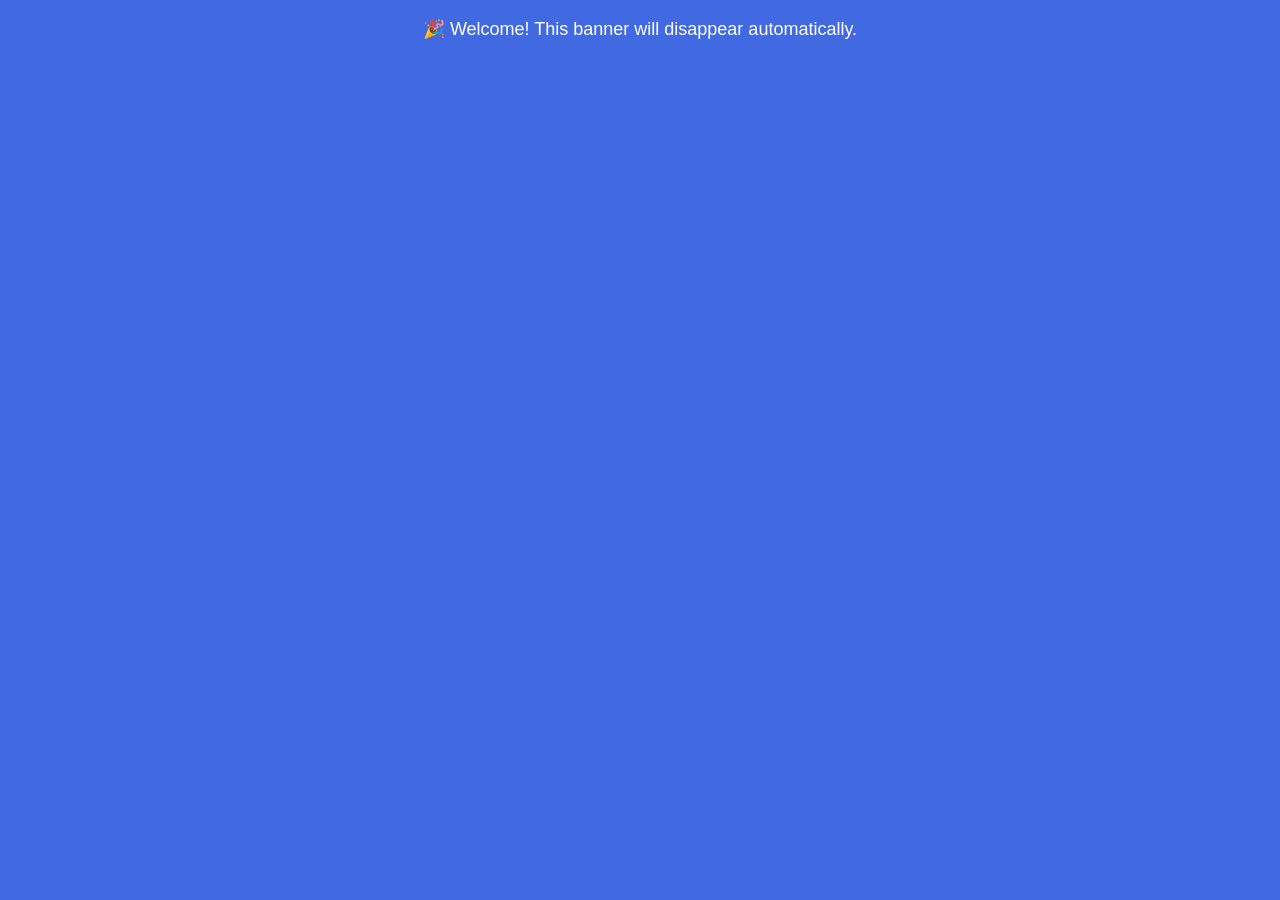
<file: autoHIde.html>
<!DOCTYPE html>
<html lang="en">
<head>
    <meta charset="UTF-8">
    <meta name="viewport" content="width=device-width, initial-scale=1.0">
    <title>Auto Hide Banner</title>

    <link rel="stylesheet" href="autoHide.css">
</head>
<body>

    <div class="banner">
        🎉 Welcome! This banner will disappear automatically.
    </div>

</body>
    <script src="autoHide.js"></script>
</html>
</file>
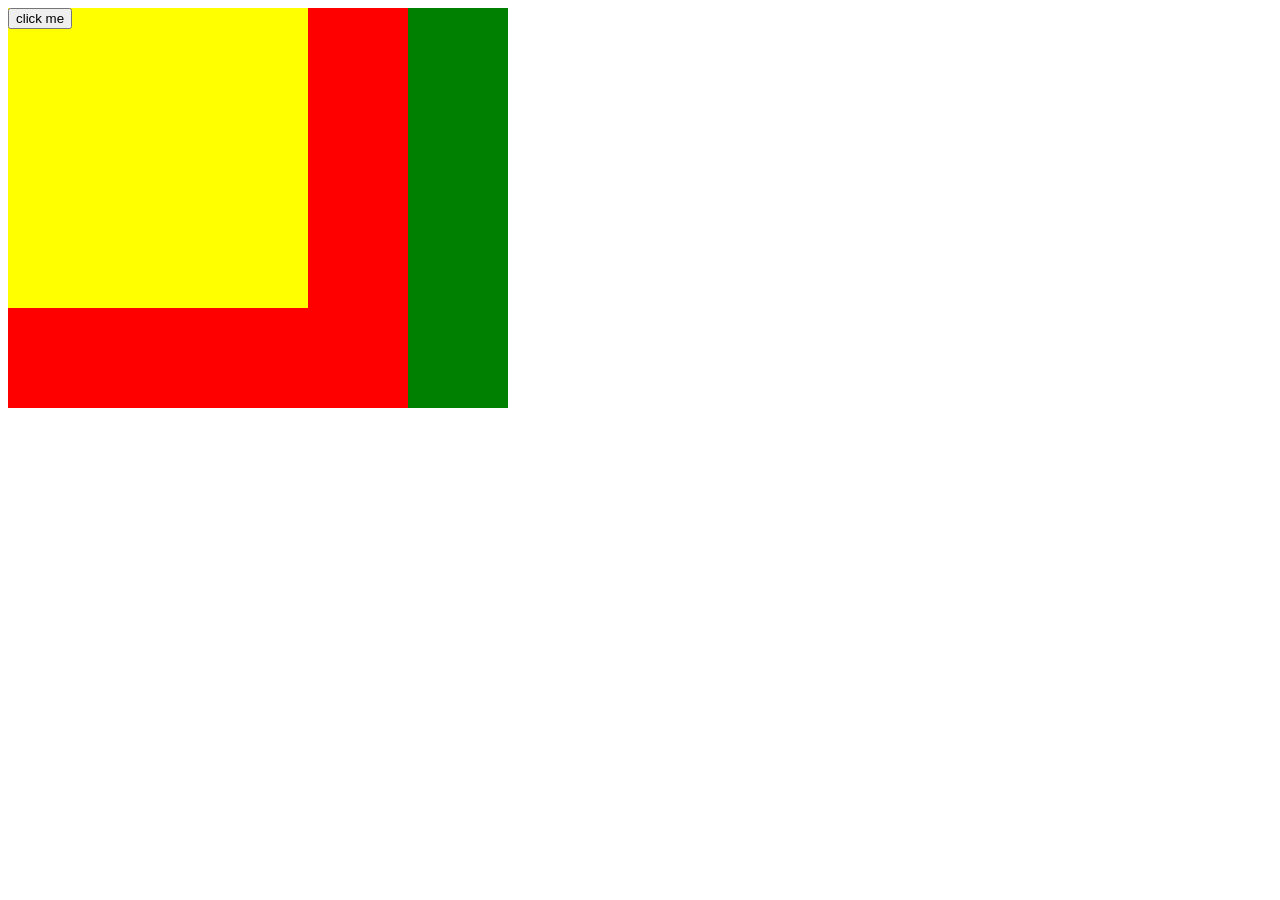
<file: eventCapyuring.html>
<!DOCTYPE html>
<html lang="en">
<head>
    <meta charset="UTF-8">
    <meta name="viewport" content="width=device-width, initial-scale=1.0">
    <title>My Page</title>
    <style>
        .b{
            height: 400px;
            width: 400px;
            background-color: red;
            
        }
        .a{
            height: 500%;
            width: 500px;
            background-color:green ;
        }
        .c{ 
             height: 300px;
            width: 300px;
            background-color:yellow ;
        }
    </style>
</head>
<body>

    <div class="a">
        <div class="b">
            <div class="c">
                <button>click me</button>
            </div>
        </div>
        
    </div>
    
</body>
<script src="eventCapturing.js"></script>
</html>
</file>
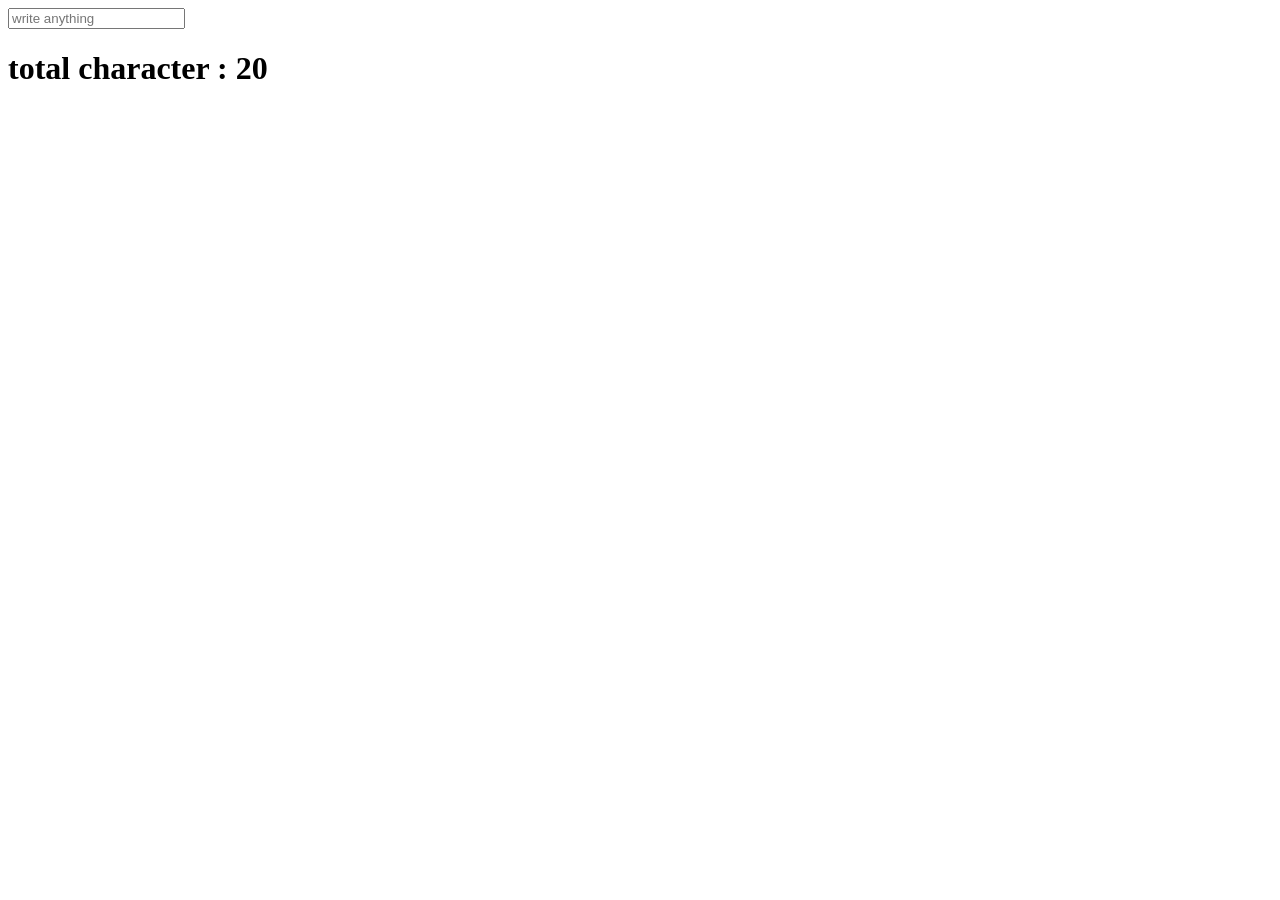
<file: liveCharacter.html>
<!DOCTYPE html>
<html lang="en">
<head>
    <meta charset="UTF-8">
    <meta name="viewport" content="width=device-width, initial-scale=1.0">
    <title>My First Page</title>
</head>
<body>

    <input type="text" placeholder="write anything">
    <h1>total character :  <span>20</span></h1>

</body>
<script src="liveCharacter.js"></script>
</html>
</file>
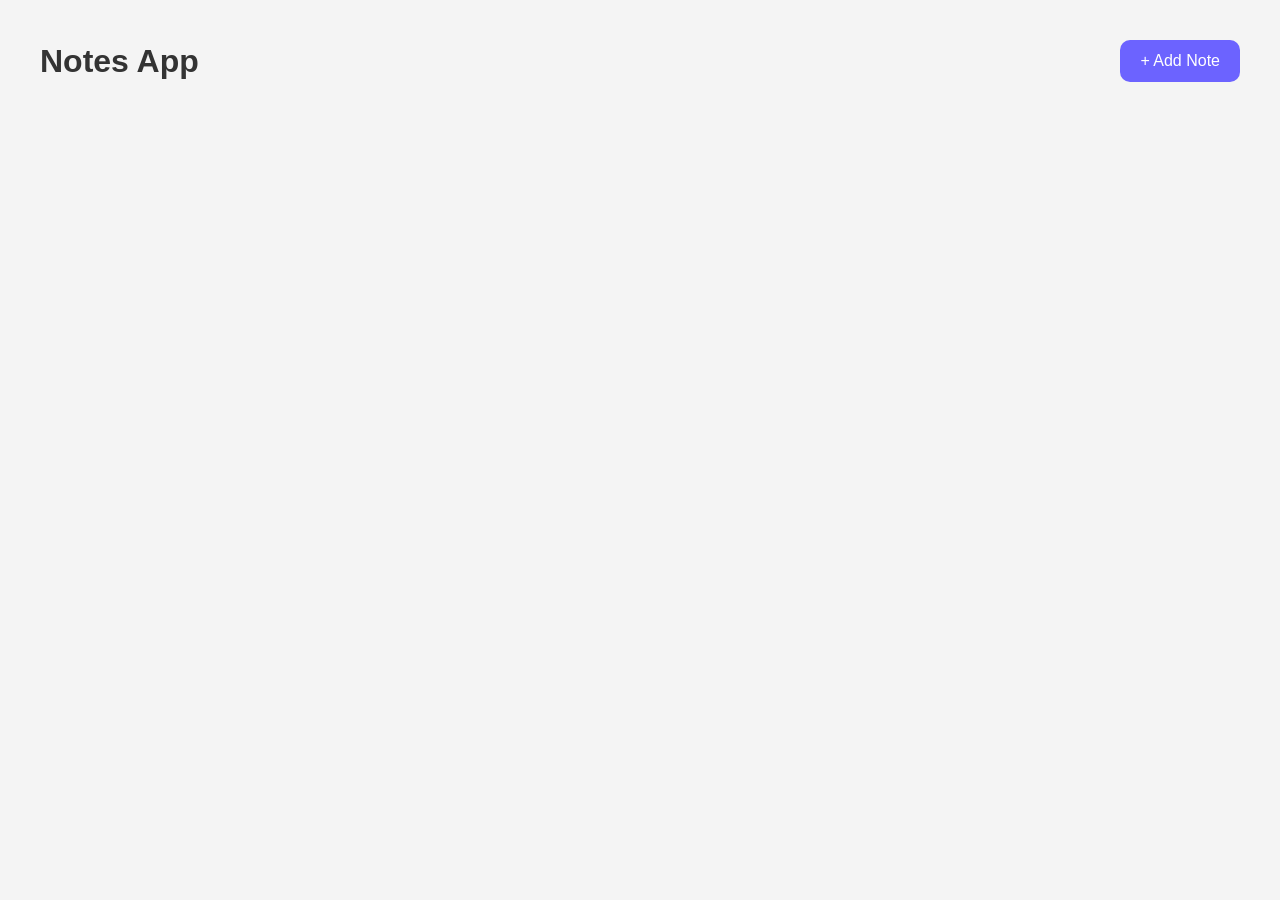
<file: note.html>
<!DOCTYPE html>
<html lang="en">
<head>
    <meta charset="UTF-8">
    <meta name="viewport" content="width=device-width, initial-scale=1.0">
    <title>Notes App</title>
    <link rel="stylesheet" href="note.css">
</head>
<body>

    <div class="container">

        <div class="header">
            <h1>Notes App</h1>
            <button id="addBtn">+ Add Note</button>
        </div>

        <div id="notesContainer" class="notes-container">
            
        </div>

    </div>

    <script src="note.js"></script>
</body>
</html>
</file>
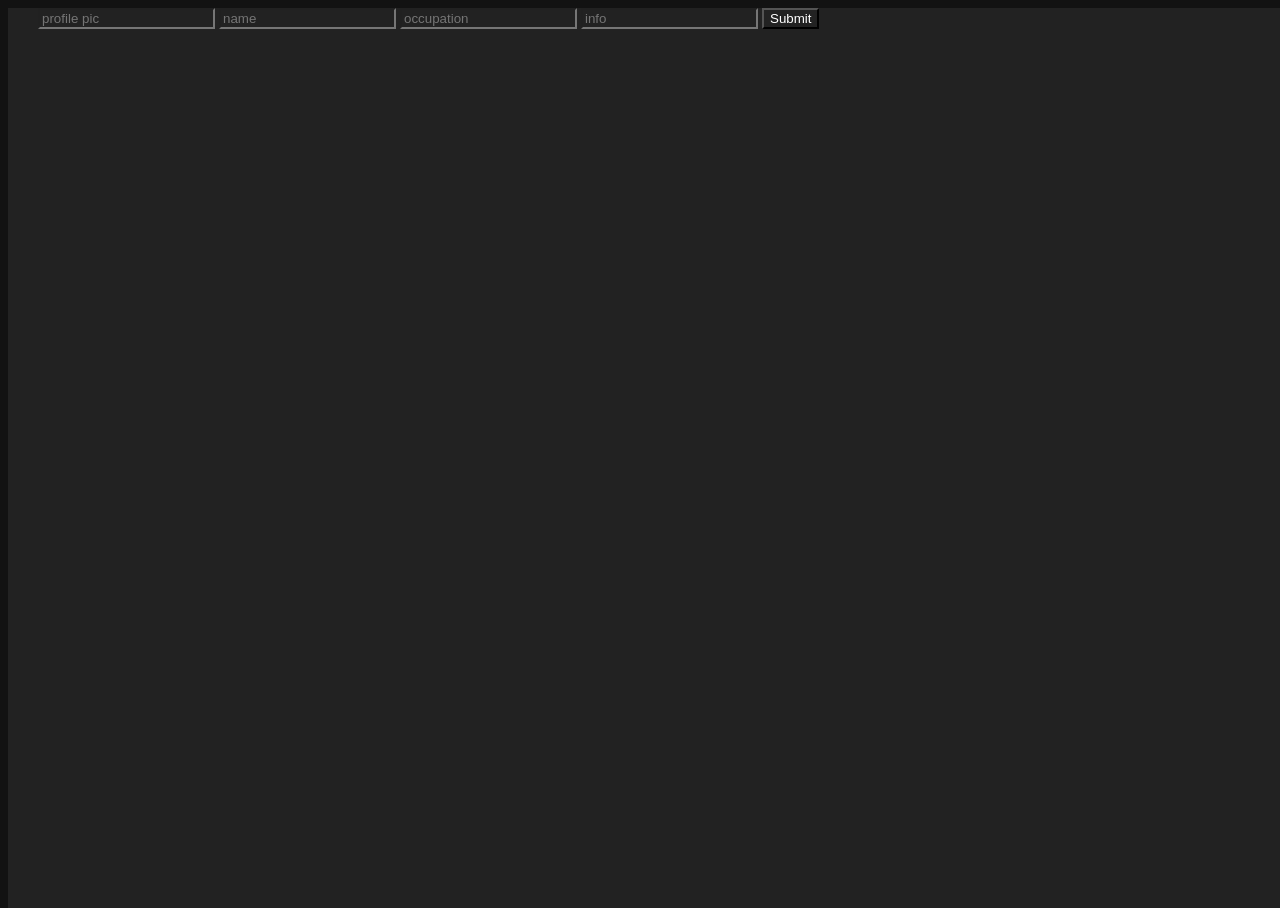
<file: noth.html>
<!DOCTYPE html>
<html lang="en">
<head>
    <meta charset="UTF-8">
    <meta name="viewport" content="width=device-width, initial-scale=1.0">
    <title>Document</title>

        <style>
            body {
                background-color: #121212; /* dark background */
                color: rgb(24, 28, 27);             /* light text */
            }
            input {

                background-color: #222;  /* box background */
                color: white;   
                     }         /* text inside input */
            html , 
            body {
                width :100% ;
                height :100% ;
            }

            #main {
                padding-inline: 30px;
                width : 100% ;
                height : 100% ;
                background-color: #222;

            }
            .card{
                width: 300px;
                margin-top: 40px;
                color : #fff ;
                border-radius : 10px ;
                display: inline-block ;
                padding :20px ;
                border: 1px solid #555;

            }

            .profile{
                width : 50px ;
                height: 50px ;
                border-radius: 50%;
                margin-bottom: 2px;
                overflow : hidden ;
            }
            .profile img{
                width : 100% ;
                height: 100% ;
                object-fit: cover ;
            }
            .card h3 {

                margin-top: 0;
                margin-bottom: 6px;

            }

            .card h5 {

                margin-top: 0;
                margin-bottom: 10px;

            }

            .card p {

                margin-top: 0;
                margin-bottom: 0;

            }
    </style>
</head>
<body>

        <div id="main">
            <form action="">
            <input type="text" placeholder="profile pic">
            <input type="text" placeholder="name">
            <input type="text" placeholder="occupation">
            <input type="text" placeholder="info">
            <input type="Submit">
        </form>

            
        </div>
    


<script src="card.js"></script>
</body>
</html>
</file>
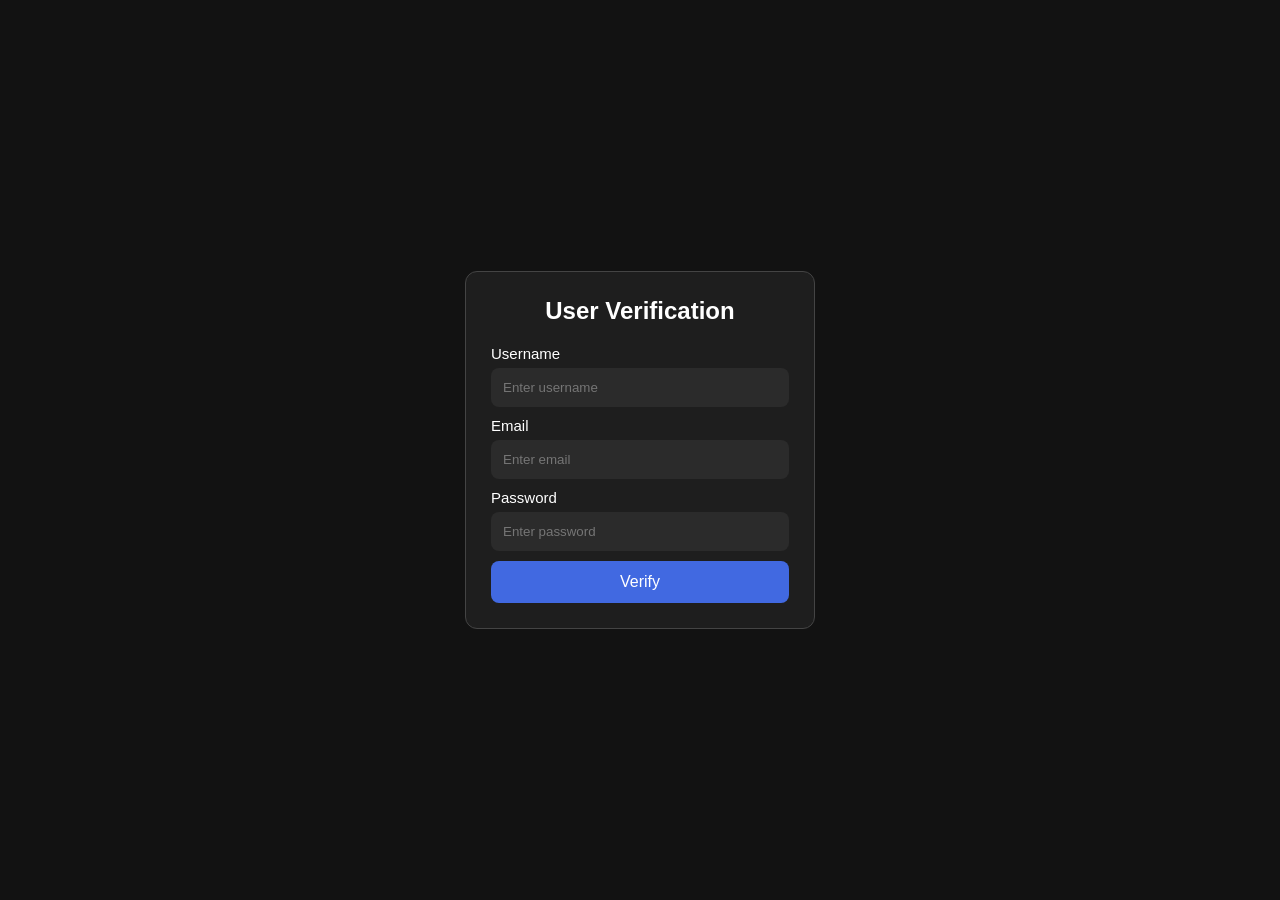
<file: practice.html>
<!DOCTYPE html>
<html lang="en">
<head>
    <meta charset="UTF-8">
    <meta name="viewport" content="width=device-width, initial-scale=1.0">
    <title>Verification Form</title>

    <style>
        *{
            margin: 0;
            padding: 0;
            box-sizing: border-box;
            font-family: Arial;
        }

        body{
            width: 100%;
            height: 100vh;
            background-color: #121212;
            display: flex;
            justify-content: center;
            align-items: center;
            color: white;
        }

        .card{
            width: 350px;
            background-color: #1e1e1e;
            padding: 25px;
            border-radius: 12px;
            border: 1px solid #444;
        }

        h2{
            margin-bottom: 20px;
            text-align: center;
        }

        input{
            width: 100%;
            padding: 12px;
            margin-bottom: 10px;
            border: none;
            outline: none;
            border-radius: 8px;
            background-color: #2b2b2b;
            color: white;
        }

        button{
            width: 100%;
            padding: 12px;
            border: none;
            border-radius: 8px;
            background-color: royalblue;
            color: white;
            cursor: pointer;
            font-size: 16px;
        }

        small{
            color: red;
            display: none;
        }

       p{
            color: green;
            display: none;
            margin-top: 10px;
            text-align: center;
        }
        label{
            font-size: 15px;
            display : block;
            margin-bottom: 6px;
            width : 100% ;
        }
       
        #success{
            text-align: center ;
        }
    </style>
</head>

<body>

    <div class="card">
        <h2>User Verification</h2>

        <form autocomplete="off" id="form">

            <label for="username">Username</label>
            <input id="username" type="text" placeholder="Enter username">
            <small id="usernameError">Invalid Username</small>

            <label  for="email">Email</label>
            <input id="email" type="text" placeholder="Enter email">
            <small id="emailError">Invalid Email</small>

            <label for="password">Password</label>
            <input id="password" type="password" placeholder="Enter password">
            <small id="passwordError">Invalid password</small>

            <button type="submit">Verify</button>

            <p  id="success">Verification Successful ✅
                <br>
                thanks baby 
            </p>

        </form>
    </div>

    <script src="practice.js"></script>
</body>
</html>
</file>
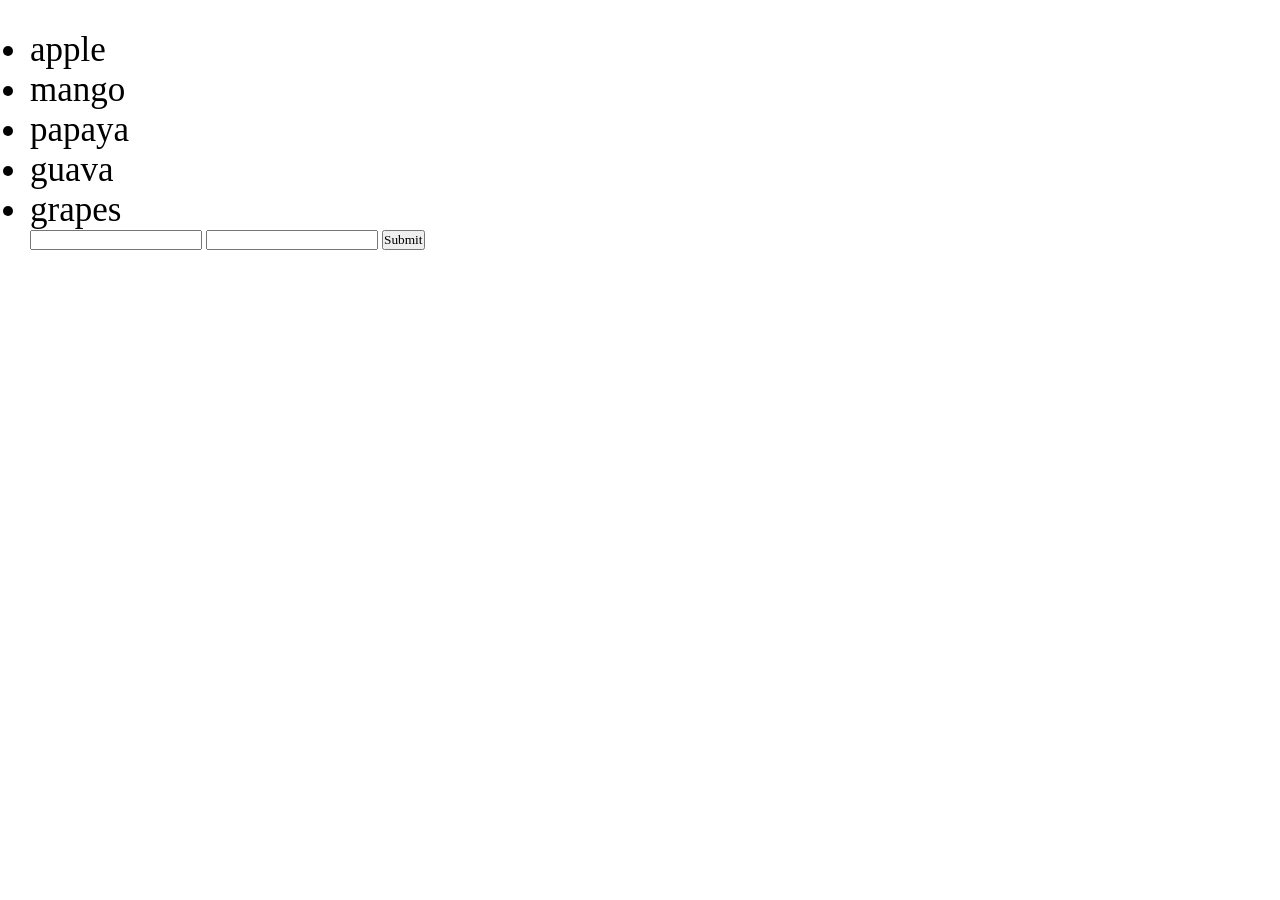
<file: prevent.html>
<!DOCTYPE html>
<html lang="en">
<head>
    <meta charset="UTF-8">
    <meta name="viewport" content="width=device-width, initial-scale=1.0">
    <title>My First Page</title>
    <style>
        *{
            margin : 0;
            padding: 0;
            font-family: "Gilroy";
            box-sizing:  border-box
        }
        html , 
        body{
            width :100% ;
            height :  100% ;
        }

        body{
            position: relative ;
            overflow : hidden ;
            padding: 30px;
        }
        #main{
            width :  100% ;
            height : 100% ;
            background-color: #222;
        }
        #nav {
            align-items: center;
            display : flex ;
            justify-content: space-around;
            width : 100% ;
            height : 100px ;
            background-color: #444;

        }

        a{color : white 
        }

        button {
            padding : 12px 22px ;
            background-color: red ;
            color: white ;
            border-radius : 5px  ;
            border :none ;
            border-radius: 5px;
            font-weight: 600;
            font-size: 15px;
        }
        li{
            font-size:35px ;
        }
        .lt{
            text-decoration: line-through;
        }
    </style>
</head>
<body>

    <ul>
        <li>apple</li>
        <li>mango</li>
        <li>papaya</li>
        <li>guava</li>
        <li>grapes</li>
    </ul>
    <!-- <div id="main">
        <div id="nav">
            <a href="">home</a><a href="">about</a>
            <button>click and follow</button>
        </div>
    </div> -->
    <form >
        <input type="email" >
    <input type="password">
    <input type="submit">
    </form>

    <script src="preventdefault.js"></script>
</body>
</html>
</file>
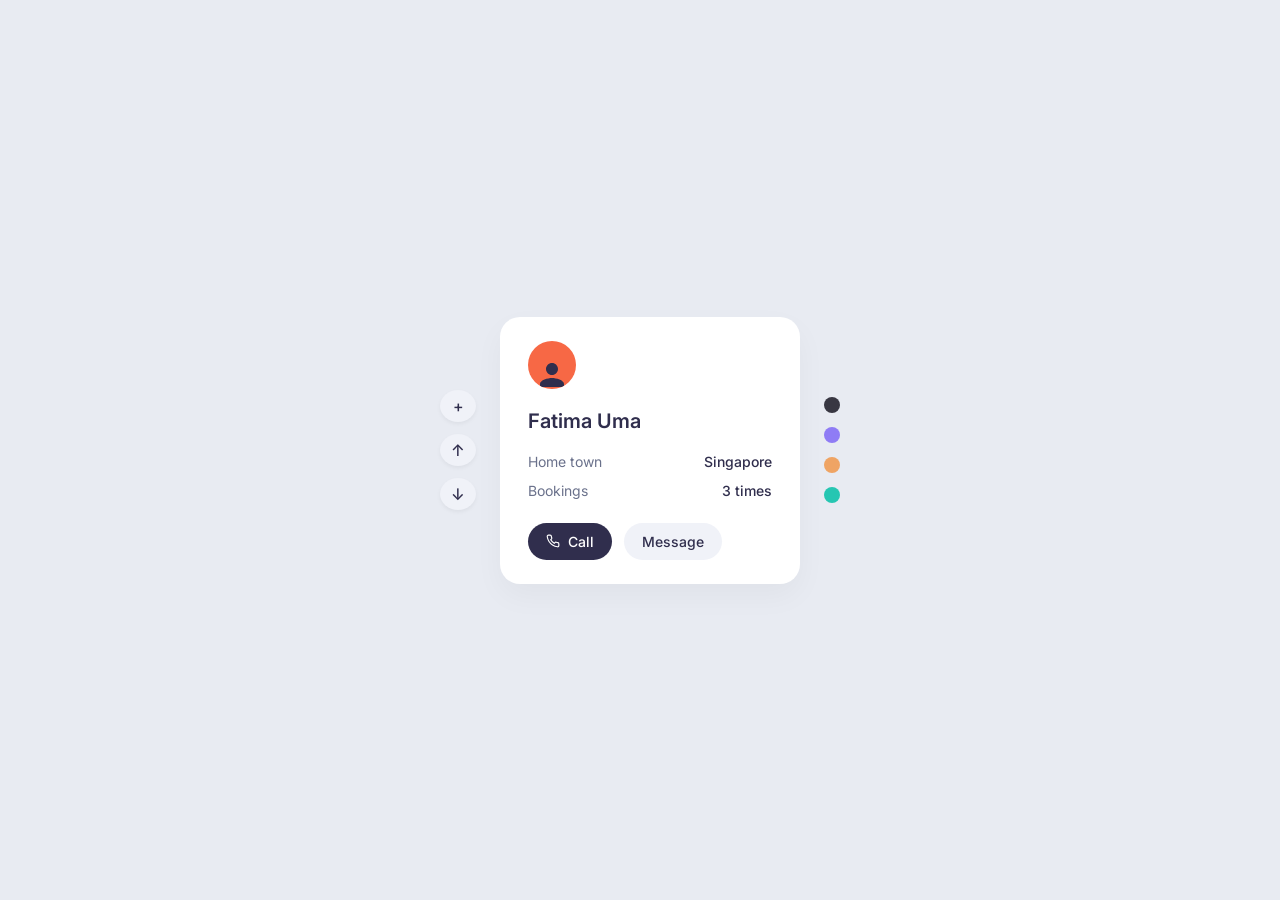
<file: project02.html>
<!DOCTYPE html>
<html lang="en">
<head>
    <meta charset="UTF-8">
    <meta name="viewport" content="width=device-width, initial-scale=1.0">
    <title>Profile & Form UI</title>
    <link rel="stylesheet" href="project02.css">
    <link href="https://fonts.googleapis.com/css2?family=Inter:wght@400;500;600;700&display=swap" rel="stylesheet">
</head>
<body>

    <div class="ui-wrapper">
        
        <div class="left-nav">
            <button id="addBtn" class="icon-btn">+</button>
            <button class="icon-btn">↑</button>
            <button class="icon-btn">↓</button>
        </div>

        <div class="profile-card">
            <div class="avatar">
                <svg viewBox="0 0 24 24" fill="#302e4d" xmlns="http://www.w3.org/2000/svg">
                    <path d="M12 12C14.21 12 16 10.21 16 8C16 5.79 14.21 4 12 4C9.79 4 8 5.79 8 8C8 10.21 9.79 12 12 12ZM12 14C9.33 14 4 15.34 4 18V20H20V18C20 15.34 14.67 14 12 14Z"/>
                </svg>
            </div>
            <h2 class="name">Fatima Uma</h2>
            <div class="info-row">
                <span class="label">Home town</span>
                <span class="value">Singapore</span>
            </div>
            <div class="info-row">
                <span class="label">Bookings</span>
                <span class="value">3 times</span>
            </div>
            <div class="actions">
                <button class="btn-primary">
                    <svg class="phone-icon" viewBox="0 0 24 24" fill="none" stroke="currentColor" stroke-width="2" stroke-linecap="round" stroke-linejoin="round">
                        <path d="M22 16.92v3a2 2 0 0 1-2.18 2 19.79 19.79 0 0 1-8.63-3.07 19.5 19.5 0 0 1-6-6 19.79 19.79 0 0 1-3.07-8.67A2 2 0 0 1 4.11 2h3a2 2 0 0 1 2 1.72 12.84 12.84 0 0 0 .7 2.81 2 2 0 0 1-.45 2.11L8.09 9.91a16 16 0 0 0 6 6l1.27-1.27a2 2 0 0 1 2.11-.45 12.84 12.84 0 0 0 2.81.7A2 2 0 0 1 22 16.92z"></path>
                    </svg>
                    Call
                </button>
                <button class="btn-secondary">Message</button>
            </div>
        </div>

        <div class="right-dots">
            <div class="dot black"></div>
            <div class="dot purple"></div>
            <div class="dot orange"></div>
            <div class="dot teal"></div>
        </div>

    </div>

    <div id="formModal" class="modal hidden">
        <div class="modal-content">
            <button id="closeBtn" class="close-btn">&times;</button>
            <h2>New Call</h2>
            
            <form>
                <div class="form-group">
                    <label>Image URL</label>
                    <input required type="text" placeholder="https://example.com/photo.jpg">
                </div>
                
                <div class="form-group">
                    <label>Full Name</label>
                    <input required type="text" placeholder="Enter full name">
                </div>
                
                <div class="form-group">
                    <label>Home Town</label>
                    <input required type="text" placeholder="Enter home town">
                </div>
                
                <div class="form-group">
                    <label>Purpose</label>
                    <input required type="text" placeholder="e.g., Quick appointment note">
                </div>

                <div class="form-group">
                    <label>Category</label>
                    <div class="category-options">
                        <label class="category-pill border-gray">
                            <input type="checkbox"> Emergency
                        </label>
                        <label class="category-pill border-red">
                            <input type="checkbox"> Important
                        </label>
                        <label class="category-pill border-purple">
                            <input type="checkbox"> Urgent
                        </label>
                        <label class="category-pill border-gray">
                            <input type="checkbox"> No Rush
                        </label>
                        <button class="closeForm">close form</button>

                        </label>
                        <button class="createForm">create form</button>
                    </div>
                </div>
            </form>
        </div>
    </div>
    <script src="project02.js"></script>
</body>
</html>
</file>
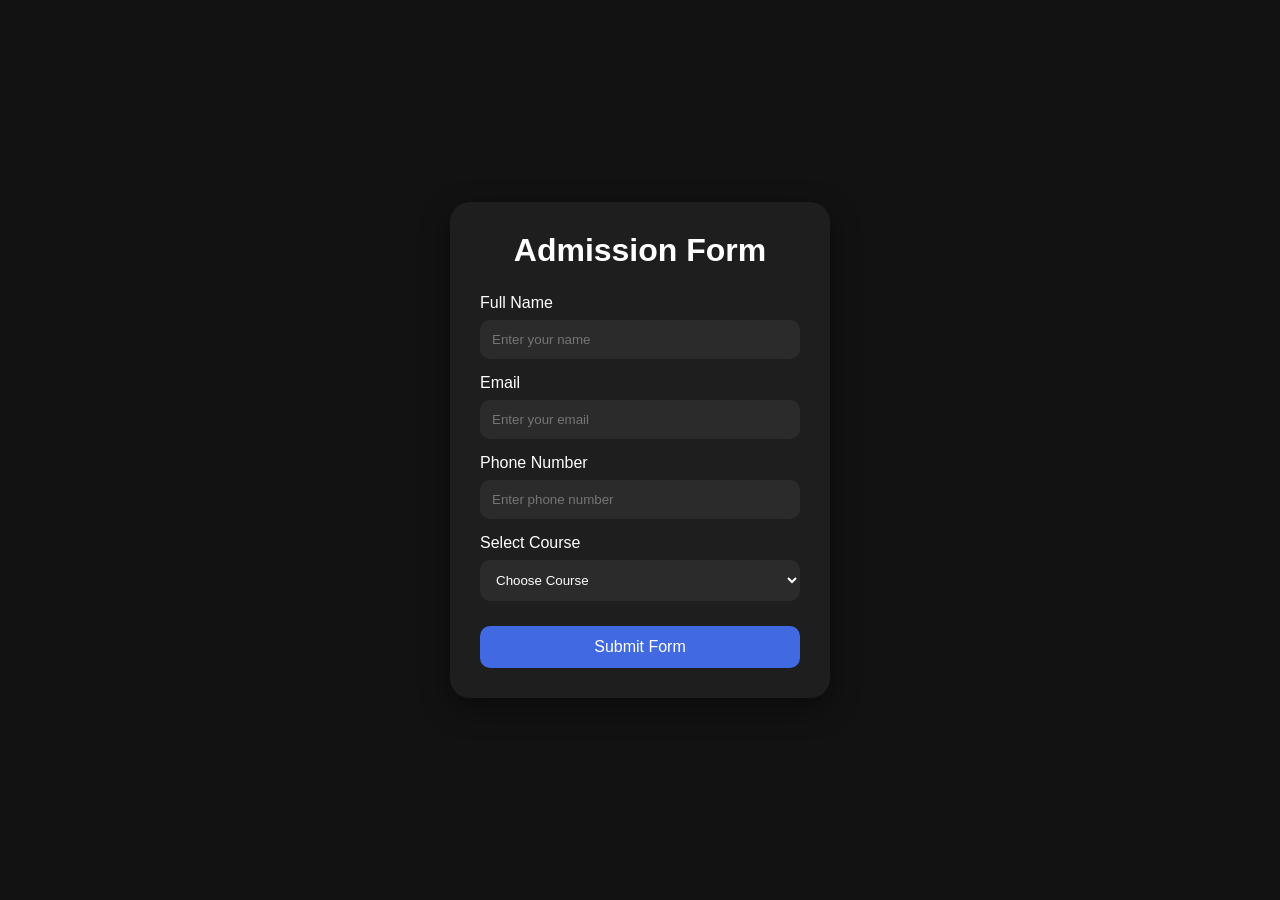
<file: project1.html>
<!DOCTYPE html>
<html lang="en">
<head>
    <meta charset="UTF-8">
    <meta name="viewport" content="width=device-width, initial-scale=1.0">

    <title>Admission Form</title>

    <link rel="stylesheet" href="project1.css">
</head>
<body>

    <div class="card">

        <h1>Admission Form</h1>

        <form id="form">

            <label for="name">Full Name</label>
            <input id="name" type="text" placeholder="Enter your name">

            <small id="nameError">Invalid Name</small>


            <label for="email">Email</label>
            <input id="email" type="text" placeholder="Enter your email">

            <small id="emailError">Invalid Email</small>


            <label for="phone">Phone Number</label>
            <input id="phone" type="text" placeholder="Enter phone number">

            <small id="phoneError">Invalid Phone Number</small>


            <label for="course">Select Course</label>

            <select id="course">

                <option value="">Choose Course</option>
                <option value="BTech">BTech</option>
                <option value="BCA">BCA</option>
                <option value="MCA">MCA</option>

            </select>


            <button type="submit">Submit Form</button>

            <p id="success">
                Admission Form Submitted Successfully ✅
            </p>

        </form>

    </div>

    <script src="project1.js"></script>

</body>
</html>
</file>
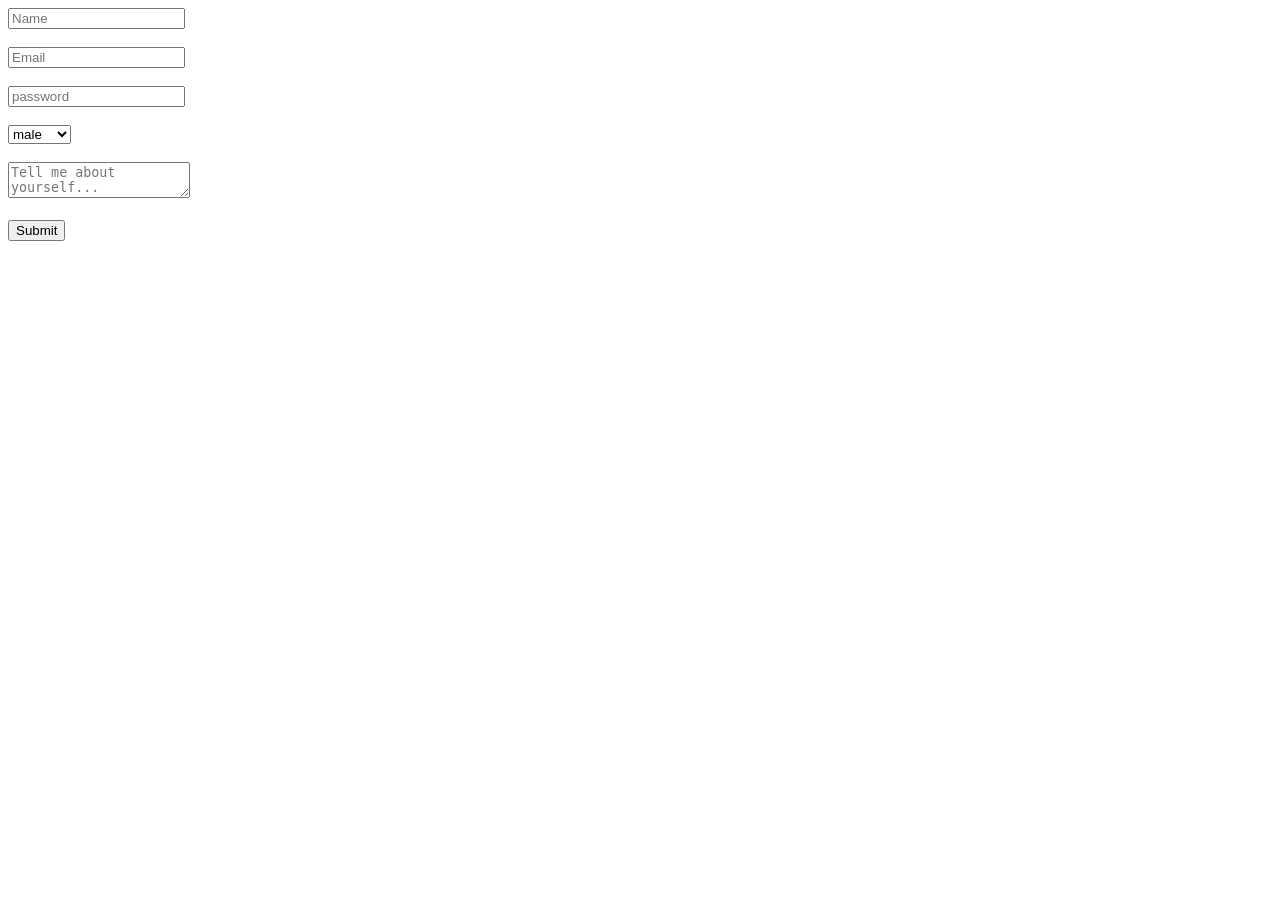
<file: readiingvalue.html>
<!DOCTYPE html>
<html lang="en">
<head>
    <meta charset="UTF-8">
    <meta name="viewport" content="width=device-width, initial-scale=1.0">
    <title>My Page</title>
    <style>
       #hide{
           display : none ;

       }
        small{
        color: red ;
        font-size: 12px;
        }
    </style>
    
</head>


<body>

    <form>
        <input id="name" type="text" placeholder="Name">
        <div id="hide">
            <br>
            <small>your name should be greater then 2 wrods </small>

        </div>
        <br><br>
        <input type="email" placeholder="Email">
        <br><br>
        <input type="password" placeholder="password">
        <br><br>
        <select>
            <option value="male">male</option>
            <option value="female">female</option>
            <option value="others">others</option>
        </select>
        <br><br>
        <textarea placeholder="Tell me about yourself..."></textarea>
        <br><br>
        <input type="submit">
    </form>

</body>
<script src="readingValue.js"></script>
</html>
</file>
<file: autoHide.css>
*{
    margin: 0;
    padding: 0;
    box-sizing: border-box;
    font-family: Arial, sans-serif;
}

body{
    background-color: #121212;
    height: 100vh;
}

.banner{
    width: 100%;
    height: 100%;

    padding: 18px;

    background-color: royalblue;

    color: white;

    text-align: center;

    font-size: 18px;

    transition: 0.5s;
}
</file>
<file: note.css>
*{
    margin: 0;
    padding: 0;
    box-sizing: border-box;
    font-family: Arial, Helvetica, sans-serif;
}

body{
    background: #f4f4f4;
    min-height: 100vh;
    padding: 40px;
}

.container{
    max-width: 1200px;
    margin: auto;
}

.header{
    display: flex;
    justify-content: space-between;
    align-items: center;
    margin-bottom: 30px;
}

.header h1{
    font-size: 32px;
    color: #333;
}

#addBtn{
    padding: 12px 20px;
    border: none;
    background: #6c63ff;
    color: white;
    border-radius: 10px;
    cursor: pointer;
    font-size: 16px;
    transition: 0.3s;
}

#addBtn:hover{
    background: #574bdb;
}

.notes-container{
    display: grid;
    grid-template-columns: repeat(auto-fit, minmax(250px, 1fr));
    gap: 20px;
}

.note{
    background: white;
    padding: 20px;
    border-radius: 16px;
    box-shadow: 0 5px 15px rgba(0,0,0,0.08);
    position: relative;
}

.note textarea{
    width: 100%;
    height: 180px;
    border: none;
    outline: none;
    resize: none;
    font-size: 16px;
    color: #333;
}

.deleteBtn{
    position: absolute;
    top: 12px;
    right: 12px;
    background: crimson;
    color: white;
    border: none;
    width: 30px;
    height: 30px;
    border-radius: 50%;
    cursor: pointer;
    font-size: 16px;
}
</file>
<file: project02.css>
/* Base Reset & Styling */
* {
    box-sizing: border-box;
    margin: 0;
    padding: 0;
    font-family: 'Inter', sans-serif;
}

body {
    background-color: #e8ebf2; /* Soft light grayish-blue background */
    display: flex;
    justify-content: center;
    align-items: center;
    height: 100vh;
}

/* Main Container Layout */
.ui-wrapper {
    display: flex;
    align-items: center;
    gap: 24px;
}

/* Left Navigation Buttons */
.left-nav {
    display: flex;
    flex-direction: column;
    gap: 12px;
}

    .icon-btn {
        width: 32px;
        height: 32px;
        border-radius: 50%;
        border: none;
        background-color: #f0f2f8;
        color: #302e4d;
        font-size: 16px;
        cursor: pointer;
        box-shadow: 0 2px 4px rgba(0, 0, 0, 0.05);
        display: flex;
        justify-content: center;
        align-items: center;
    }

/* Main Profile Card */
.profile-card {
    background-color: #ffffff;
    border-radius: 20px;
    padding: 24px 28px;
    width: 300px;
    box-shadow: 0 12px 30px rgba(0, 0, 0, 0.04);
}

/* Avatar */
.avatar {
    width: 48px;
    height: 48px;
    border-radius: 50%;
    background-color: #f76845; /* Orange background */
    display: flex;
    justify-content: center;
    align-items: flex-end;
    overflow: hidden;
    margin-bottom: 20px;
}

.avatar svg {
    width: 36px;
    height: 36px;
    margin-bottom: -4px;
}

/* Name */
.name {
    color: #302e4d; /* Dark navy/purple */
    font-size: 20px;
    font-weight: 600;
    margin-bottom: 20px;
}

/* Info Rows */
.info-row {
    display: flex;
    justify-content: space-between;
    align-items: center;
    margin-bottom: 12px;
    font-size: 14px;
}

.info-row .label {
    color: #6a718b;
}

.info-row .value {
    color: #302e4d;
    font-weight: 500;
}

/* Action Buttons */
.actions {
    display: flex;
    gap: 12px;
    margin-top: 24px;
}

button {
    font-family: inherit;
    font-size: 14px;
    font-weight: 500;
    border: none;
    border-radius: 20px;
    padding: 10px 18px;
    cursor: pointer;
    transition: background-color 0.2s ease;
}

.btn-primary {
    background-color: #302e4d;
    color: #ffffff;
    display: flex;
    align-items: center;
    gap: 8px;
}
.btn-primary:hover{
    background-color: #48348a;
    transform: scale(1.12) ;
}
.phone-icon {
    width: 14px;
    height: 14px;
}

.btn-secondary {
    background-color: #f0f2f8;
    color: #302e4d;
}
.btn-secondary:hover {
    background-color: #8c8f9f;  
    transform: scale(1.04); 
}

/* Right Color Dots */
.right-dots {
    display: flex;
    flex-direction: column;
    gap: 14px;
}

.dot {
    width: 16px;
    height: 16px;
    border-radius: 50%;
}

.dot.black { background-color: #383742; }
.dot.purple { background-color: #8f7cf5; }
.dot.orange { background-color: #efa464; }
.dot.teal { background-color: #26c6b2; }/* --- Previous Styles Remain Here --- */

/* Modal Overlay Base */
.modal {
    position: fixed;
    top: 0;
    left: 0;
    width: 100%;
    height: 100%;
    background-color: rgba(0, 0, 0, 0.6);
    backdrop-filter: blur(4px); /* Adds a slight blur to background */
    display: flex;
    justify-content: center;
    align-items: center;
    z-index: 1000;
    opacity: 1;
    transition: opacity 0.3s ease;
}

.modal.hidden {
    opacity: 0;
    pointer-events: none;
}

/* Modal Content Container */
.modal-content {
    background-color: #272838; /* Dark navyish gray */
    width: 90%;
    max-width: 480px;
    border-radius: 16px;
    padding: 32px;
    position: relative;
    box-shadow: 0 20px 40px rgba(0, 0, 0, 0.4);
    color: #ffffff;
}

.modal-content h2 {
    font-size: 24px;
    font-weight: 600;
    margin-bottom: 24px;
}

/* Close Button */
.close-btn {
    position: absolute;
    top: 20px;
    right: 24px;
    background: transparent;
    color: #8c8f9f;
    font-size: 24px;
    border: none;
    cursor: pointer;
    padding: 0;
}

.close-btn:hover {
    color: #ffffff;
}

/* Form Elements */
.form-group {
    margin-bottom: 20px;
}

.form-group label {
    display: block;
    font-size: 14px;
    font-weight: 500;
    margin-bottom: 8px;
    color: #ffffff;
}

.form-group input[type="text"] {
    width: 100%;
    background-color: rgba(255, 255, 255, 0.08); /* Transparent input background */
    border: 1px solid rgba(255, 255, 255, 0.15);
    border-radius: 12px;
    padding: 14px 16px;
    color: #ffffff;
    font-size: 14px;
    outline: none;
    transition: border-color 0.2s ease;
}

.form-group input[type="text"]::placeholder {
    color: #8c8f9f;
}

.form-group input[type="text"]:focus {
    border-color: #8f7cf5; /* Highlight color on focus */
}

/* Category Checkboxes (Pills) */
.category-options {
    display: flex;
    flex-wrap: wrap;
    gap: 12px;
    margin-top: 8px;
}

.category-pill {
    display: flex;
    align-items: center;
    gap: 8px;
    background-color: transparent;
    padding: 8px 16px;
    border-radius: 20px;
    border: 1px solid;
    font-size: 14px;
    cursor: pointer;
    user-select: none;
    transition: background-color 0.2s ease;
}

.category-pill input[type="checkbox"] {
    accent-color: #8f7cf5; /* Standardizes the checkbox color slightly */
    cursor: pointer;
}

/* Specific Pill Border Colors from Image */
.border-gray { border-color: #535565; }
.border-red { border-color: #6a3436; }
.border-purple { border-color: #48348a; }

.category-pill:hover {
    background-color: rgba(255, 255, 255, 0.05);
}

.closeForm {
    width: 100%;
    padding :12px 22px ;
    margin-top: 10px;
    background-color: #8e3a3a;
    border: none;
    color: #ffe1e1;
    font-weight: 500;
    border-radius: 100px;
    text-transform: capitalize;
    cursor: pointer;
    transition: all 0.3s ease;
    font-size: 15px;

}

.closeForm:hover {
    background-color: #e63939;
    transform: scale(1.02);
}

.createForm {
    width: 100%;
    padding :12px 22px ;
    margin-top: 10px;
    background-color: #455a34;
    border: none;
    color: #ffe1e1;
    font-weight: 500;
    border-radius: 100px;
    text-transform: capitalize;
    cursor: pointer;
    transition: all 0.3s ease;
    font-size: 15px;

}

.createForm:hover {
    background-color: #33a533;
    transform: scale(1.02);
}
</file>
<file: project1.css>
*{
    margin: 0;
    padding: 0;
    box-sizing: border-box;
    font-family: Arial, sans-serif;
}

body{
    width: 100%;
    min-height: 100vh;

    display: flex;
    justify-content: center;
    align-items: center;

    background-color: #121212;
}

.card{
    width: 380px;

    padding: 30px;

    background-color: #1e1e1e;

    border-radius: 20px;

    color: white;

    box-shadow: 0 10px 30px rgba(0,0,0,0.4);
}

.card h1{
    text-align: center;
    margin-bottom: 25px;
}

label{
    display: block;
    margin-bottom: 8px;
    margin-top: 15px;
}

input,
select{
    width: 100%;

    padding: 12px;

    border: none;
    outline: none;

    border-radius: 10px;

    background-color: #2b2b2b;

    color: white;
}

button{
    width: 100%;

    padding: 12px;

    margin-top: 25px;

    border: none;

    border-radius: 10px;

    background-color: royalblue;

    color: white;

    font-size: 16px;

    cursor: pointer;

    transition: 0.3s;
}

button:hover{
    transform: scale(1.03);
}

small{
    color: red;

    display: none;

    margin-top: 5px;
}

#success{
    color: #7CFFB2;

    text-align: center;

    margin-top: 20px;

    display: none;
}
</file>
